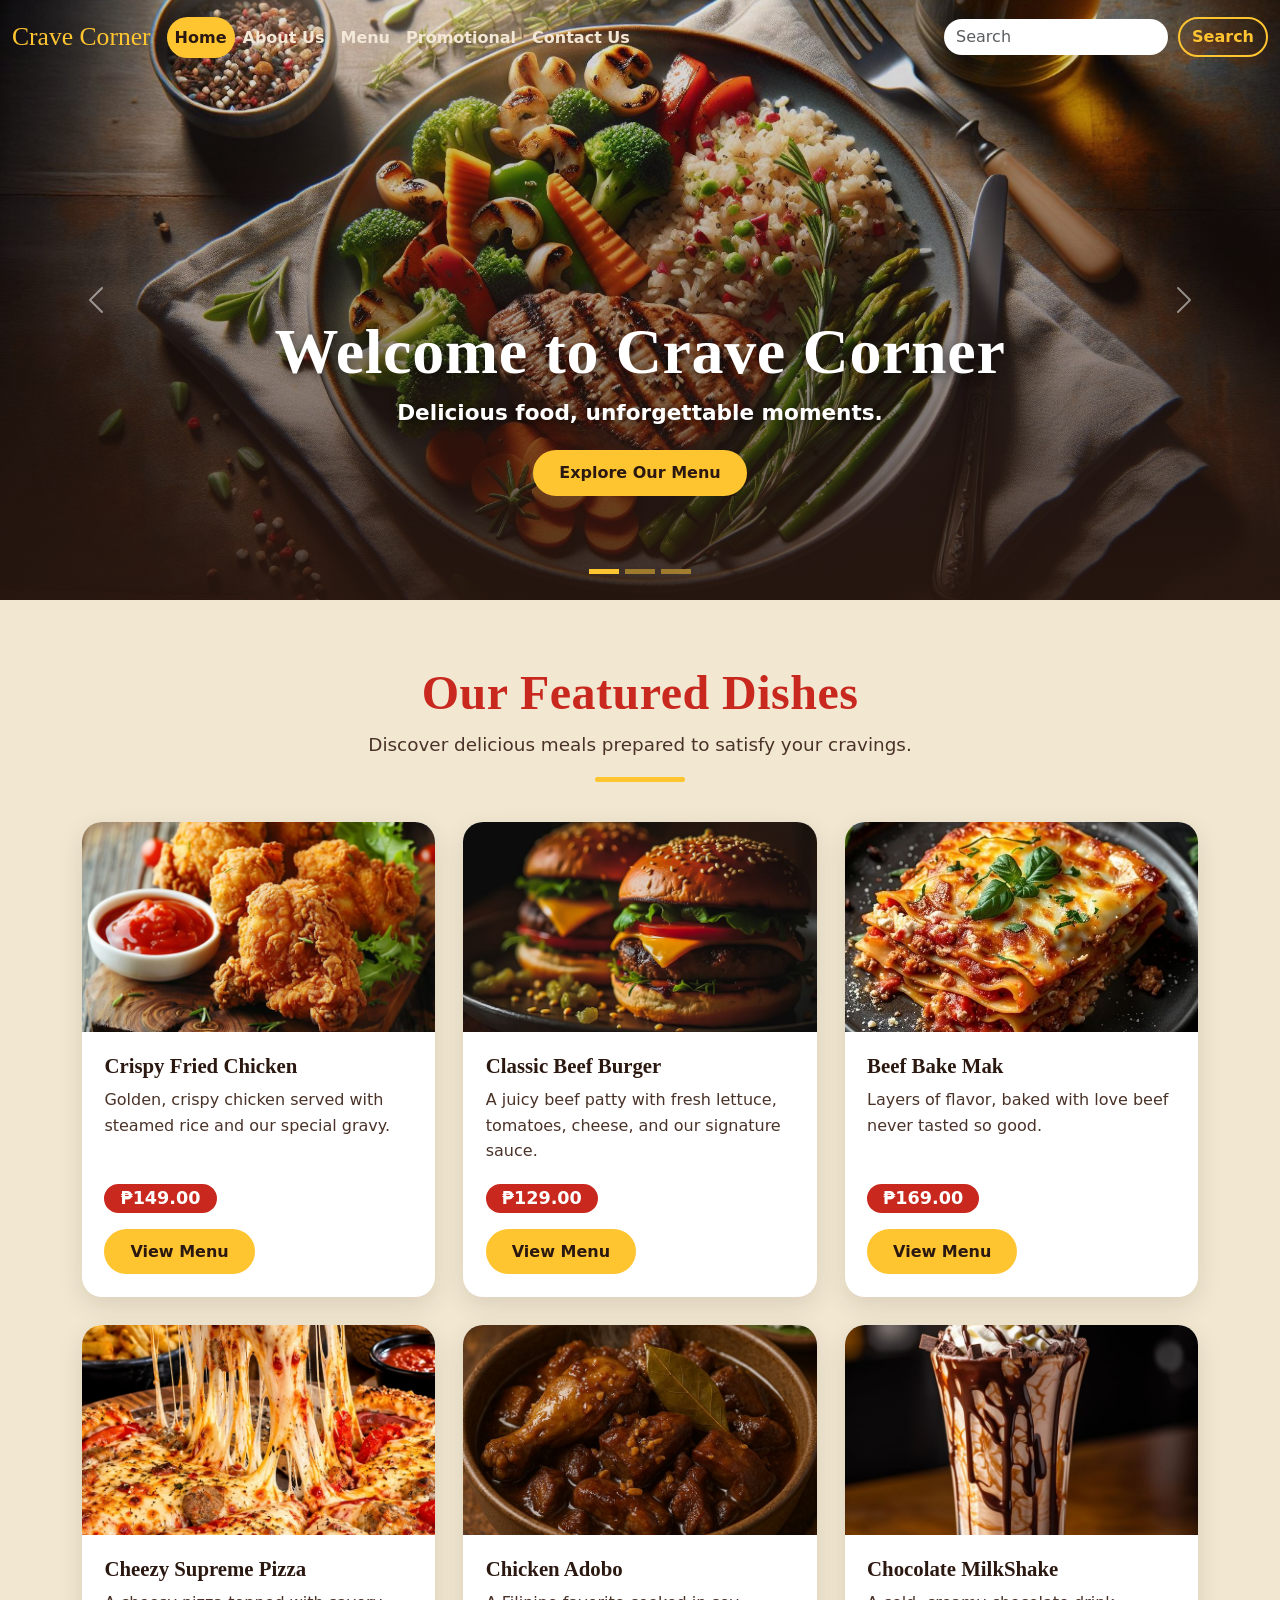
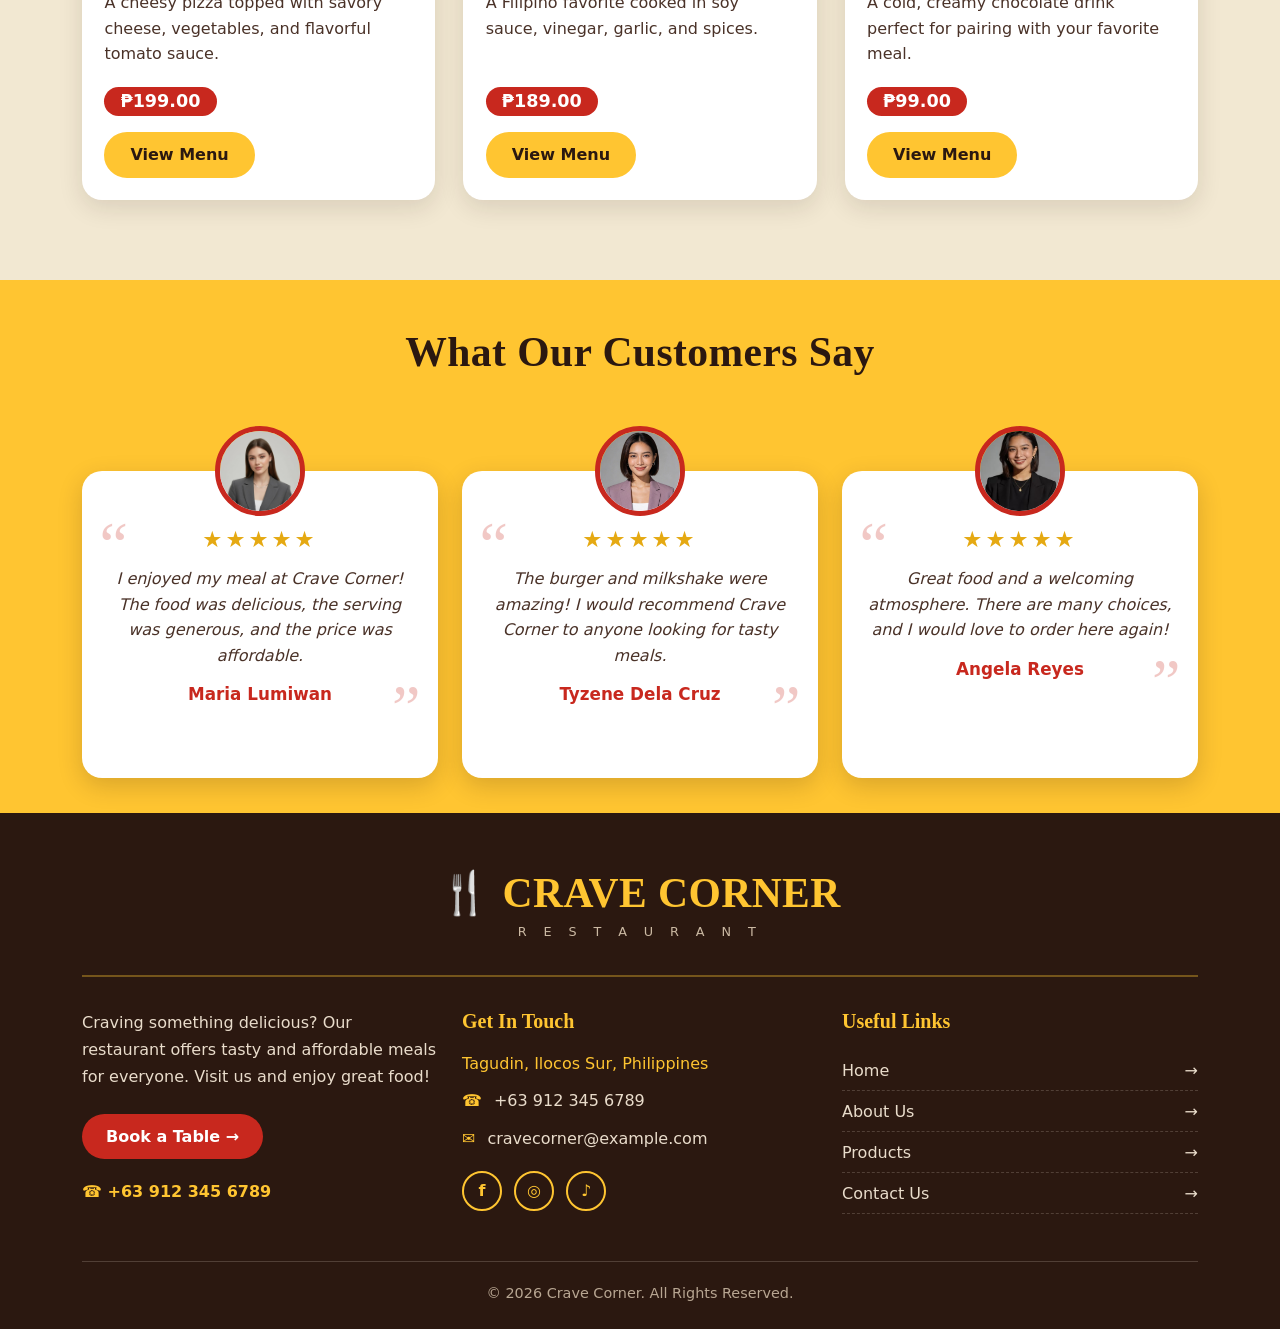
<file: index.html>
<!doctype html>
<html lang="en">
  <head>
    <meta charset="utf-8">
    <meta name="viewport" content="width=device-width, initial-scale=1">
    <title>Final Exam</title>
    <link href="https://cdn.jsdelivr.net/npm/bootstrap@5.3.0-alpha3/dist/css/bootstrap.min.css" rel="stylesheet" integrity="sha384-KK94CHFLLe+nY2dmCWGMq91rCGa5gtU4mk92HdvYe+M/SXH301p5ILy+dN9+nJOZ" crossorigin="anonymous">
    <link rel="stylesheet" href="css/style.css">
  </head>
  <body>
        <!-- Navigation Bar -->
        <section>
        <nav class="navbar navbar-expand-lg bg-body-tertiary">
          <div class="container-fluid">
            <a class="navbar-brand" href="#">Crave Corner</a>
            <button class="navbar-toggler" type="button" data-bs-toggle="collapse" data-bs-target="#navbarSupportedContent" aria-controls="navbarSupportedContent" aria-expanded="false" aria-label="Toggle navigation">
              <span class="navbar-toggler-icon"></span>
            </button>
            <div class="collapse navbar-collapse" id="navbarSupportedContent">
              <ul class="navbar-nav me-auto mb-2 mb-lg-0">
                <li class="nav-item">
                  <a class="nav-link active" aria-current="page" href="index.html">Home</a>
                </li>
                <li class="nav-item">
                  <a class="nav-link" href="about.html">About Us</a>
                </li>

                  <li class="nav-item">
                  <a class="nav-link" href="menu.html">Menu</a>
                </li>
          
                <li class="nav-item">
                  <a class="nav-link" href="promos.html">Promotional</a>
                </li>

                <li class="nav-item">
                  <a class="nav-link" href="contact.html">Contact Us</a>
                </li>

              </ul>
              <form class="d-flex" role="search">
                <input class="form-control me-2" type="search" placeholder="Search" aria-label="Search">
                <button class="btn btn-outline-success" type="submit">Search</button>
              </form>
            </div>
          </div>
        </nav>
        </section>
    
        <!-- Banner -->
        <section>
          
        <div id="carouselExampleIndicators" class="carousel slide">
            <div class="carousel-indicators">
              <button type="button" data-bs-target="#carouselExampleIndicators" data-bs-slide-to="0" class="active" aria-current="true" aria-label="Slide 1"></button>
              <button type="button" data-bs-target="#carouselExampleIndicators" data-bs-slide-to="1" aria-label="Slide 2"></button>
              <button type="button" data-bs-target="#carouselExampleIndicators" data-bs-slide-to="2" aria-label="Slide 3"></button>
            </div>
            <div class="carousel-inner">
              <div class="carousel-item active">
                <img src="images/restaurant-banner.jpeg" class="d-block w-100" alt="Welcome to Crave Corner Restaurant!">
                <div class="carousel-caption">
                    <h1>Welcome to Crave Corner</h1>
                    <p>Delicious food, unforgettable moments.</p>
                    <a href="menu.html" class="btn btn-warning">
                        Explore Our Menu
                    </a>
                </div>
              </div>
              <div class="carousel-item">
                <img src="images/food-banner.jpeg" class="d-block w-100" alt="Our restaurant specialties">
                <div class="carousel-caption">
                    <h2>It Made to Satisfy Your Cravings</h2>
                    <p>Discover your next favorite meal.</p>
                    <a href="menu.html" class="btn btn-warning">
                        View Our Dishes
                    </a>
                </div>
              </div>
              <div class="carousel-item">
                <img src="images/meal-banner.jpeg" class="d-block w-100" alt="Freshly prepared meals Especialy For You">
                <div class="carousel-caption">
                    <h2>Good Food, Great Company</h2>
                    <p>Share delicious moments with family and friends.</p>
                    <a href="promos.html" class="btn btn-warning">
                        See Our Promos
                    </a>
                </div>
              </div>
            </div>
            <button class="carousel-control-prev" type="button" data-bs-target="#carouselExampleIndicators" data-bs-slide="prev">
              <span class="carousel-control-prev-icon" aria-hidden="true"></span>
              <span class="visually-hidden">Previous</span>
            </button>
            <button class="carousel-control-next" type="button" data-bs-target="#carouselExampleIndicators" data-bs-slide="next">
              <span class="carousel-control-next-icon" aria-hidden="true"></span>
              <span class="visually-hidden">Next</span>
            </button>
          </div>
        </section>

        <!-- TOP 6 Menu -->
        <section>
          <h1>Our Featured Dishes</h1>
            <p>Discover delicious meals prepared to satisfy your cravings.</p>

          <div class="container">
            <div class="card" style="width: 18rem;">
                <img src="images/fried-chicken.jpg" class="card-img-top" alt="Crispy Fried Chicken">
                <div class="card-body">
                  <h5 class="card-title">Crispy Fried Chicken</h5>
                  <p class="card-text">Golden, crispy chicken served with steamed rice
                                        and our special gravy.</p>
                  <h5 class="dish-price">₱149.00</h5>
                  <a href="menu.html" class="btn btn-warning">
                            View Menu
                  </a>
                </div>
              </div>

              <div class="card" style="width: 18rem;">
                <img src="images/beef burger.jpg" class="card-img-top" alt="...">
                <div class="card-body">
                  <h5 class="card-title">Classic Beef Burger</h5>
                  <p class="card-text"> A juicy beef patty with fresh lettuce, tomatoes,
                                        cheese, and our signature sauce.</p>
                  <h5 class="dish-price">₱129.00</h5>
                  <a href="menu.html" class="btn btn-warning">View Menu</a>
                </div>
              </div>

              <div class="card" style="width: 18rem;">
                <img src="images/beef-bakemak.jpg" class="card-img-top" alt="...">
                <div class="card-body">
                  <h5 class="card-title">Beef Bake Mak</h5>
                  <p class="card-text">Layers of flavor, baked with love
                                      beef never tasted so good. </p>
                  <h5 class="dish-price">₱169.00</h5>
                  <a href="menu.html" class="btn btn-warning">View Menu</a>
                </div>
              </div>

              <div class="card" style="width: 18rem;">
                <img src="images/cheezy-pizza.jpg" class="card-img-top" alt="...">
                <div class="card-body">
                  <h5 class="card-title">Cheezy Supreme Pizza</h5>
                  <p class="card-text">A cheesy pizza topped with savory cheese,
                                      vegetables, and flavorful tomato sauce.</p>
                  <h5 class="dish-price">₱199.00</h5>
                  <a href="menu.html" class="btn btn-warning">View Menu</a>
                </div>
              </div>

              <div class="card" style="width: 18rem;">
                <img src="images/chicken-adobo.jpg" class="card-img-top" alt="...">
                <div class="card-body">
                  <h5 class="card-title">Chicken Adobo</h5>
                  <p class="card-text"> A Filipino favorite cooked in soy sauce,
                                        vinegar, garlic, and spices.</p>
                  <h5 class="dish-price">₱189.00</h5>
                  <a href="menu.html" class="btn btn-warning">View Menu</a>
                </div>
              </div>

              <div class="card" style="width: 18rem;">
                <img src="images/choco-milkshake.jpg" class="card-img-top" alt="...">
                <div class="card-body">
                  <h5 class="card-title">Chocolate MilkShake</h5>
                  <p class="card-text"> A cold, creamy chocolate drink perfect
                                        for pairing with your favorite meal.</p>
                  <h5 class="dish-price">₱99.00</h5>
                  <a href="#" class="btn btn-warning">View Menu</a>
                </div>
              </div>
          </div>
        </section>


<!-- Testimonials Section -->
<section class="testimonials py-5">
    <div class="container">
        <h2 class="text-center mb-5">What Our Customers Say</h2>
        <div class="row justify-content-center g-4">
            <!-- Testimonial 1 -->
            <div class="col-md-6 col-lg-4">
                <div class="testimonial-card">
                    <img src="images/C1.jpg"alt="Customer"class="customer-img">
                    <div class="testimonial-content">
                        <div class="quote quote-left">“</div>
                        <div class="stars">★★★★★</div>
                        <p>
                            I enjoyed my meal at Crave Corner!
                            The food was delicious, the serving
                            was generous, and the price was affordable.
                        </p>
                        <h4>Maria Lumiwan</h4>
                        <div class="quote quote-right">”</div>
                    </div>
                </div>
            </div>

            <!-- Testimonial 2 -->
            <div class="col-md-6 col-lg-4">
                <div class="testimonial-card">
                    <img src="images/C2.jpg"alt="Customer"class="customer-img">
                    <div class="testimonial-content">
                        <div class="quote quote-left">“</div>
                        <div class="stars">★★★★★</div>
                        <p>
                            The burger and milkshake were amazing!
                            I would recommend Crave Corner to
                            anyone looking for tasty meals.
                        </p>
                        <h4>Tyzene Dela Cruz</h4>
                        <div class="quote quote-right">”</div>
                    </div>
                </div>
            </div>

            <!-- Testimonial 3 -->
            <div class="col-md-6 col-lg-4">
                <div class="testimonial-card">
                    <img src="images/C3.jpg"alt="Customer"class="customer-img">
                    <div class="testimonial-content">
                        <div class="quote quote-left">“</div>
                        <div class="stars">★★★★★</div>
                        <p>
                            Great food and a welcoming atmosphere.
                            There are many choices, and I would
                            love to order here again!
                        </p>
                        <h4>Angela Reyes</h4>
                        <div class="quote quote-right">”</div>
                    </div>
                </div>
            </div>
        </div>
    </div>
</section>

<!-- Footer Section -->
<footer class="crave-footer">
    <div class="container">

        <!-- Logo -->
        <div class="footer-logo">
            <h2>🍴 CRAVE CORNER</h2>
            <p>R E S T A U R A N T</p>
        </div>
        <hr class="footer-divider">

        <!-- Footer Columns -->
        <div class="row footer-content">

            <!-- About -->
            <div class="col-md-4 footer-column">
                <p class="footer-description">
                    Craving something delicious? Our restaurant
                    offers tasty and affordable meals for everyone.
                    Visit us and enjoy great food!
                </p>

                <a href="contact.html" class="book-table">
                    Book a Table <span>→</span>
                </a>

                <p class="footer-contact">
                    <span>☎</span> +63 912 345 6789
                </p>
            </div>

            <!-- Contact -->
            <div class="col-md-4 footer-column">
                <h5>Get In Touch</h5>

                <p class="contact-item">
                    <span>Tagudin, Ilocos Sur, Philippines</span>
                </p>

                <p class="contact-item">
                    <span>☎</span>
                    <span>+63 912 345 6789</span>
                </p>

                <p class="contact-item">
                    <span>✉</span>
                    <span>cravecorner@example.com</span>
                </p>

                <div class="footer-socials">
                    <a href="#" aria-label="Facebook">f</a>
                    <a href="#" aria-label="Instagram">◎</a>
                    <a href="#" aria-label="TikTok">♪</a>
                </div>
            </div>

            <!-- Links -->
            <div class="col-md-4 footer-column">
                <h5>Useful Links</h5>

                <ul class="footer-links">
                    <li><a href="index.html">Home <span>→</span></a></li>
                    <li><a href="about.html">About Us <span>→</span></a></li>
                    <li><a href="product.html">Products <span>→</span></a></li>
                    <li><a href="contact.html">Contact Us <span>→</span></a></li>
                </ul>
            </div>
        </div>
        <!-- Copyright -->
        <div class="footer-bottom">
            <p>&copy; 2026 Crave Corner. All Rights Reserved.</p>
        </div>
    </div>
</footer>
<!-- End Footer -->


    <script src="https://cdn.jsdelivr.net/npm/bootstrap@5.3.0-alpha3/dist/js/bootstrap.bundle.min.js" integrity="sha384-ENjdO4Dr2bkBIFxQpeoTz1HIcje39Wm4jDKdf19U8gI4ddQ3GYNS7NTKfAdVQSZe" crossorigin="anonymous"></script>
  </body>
</html>
</file>
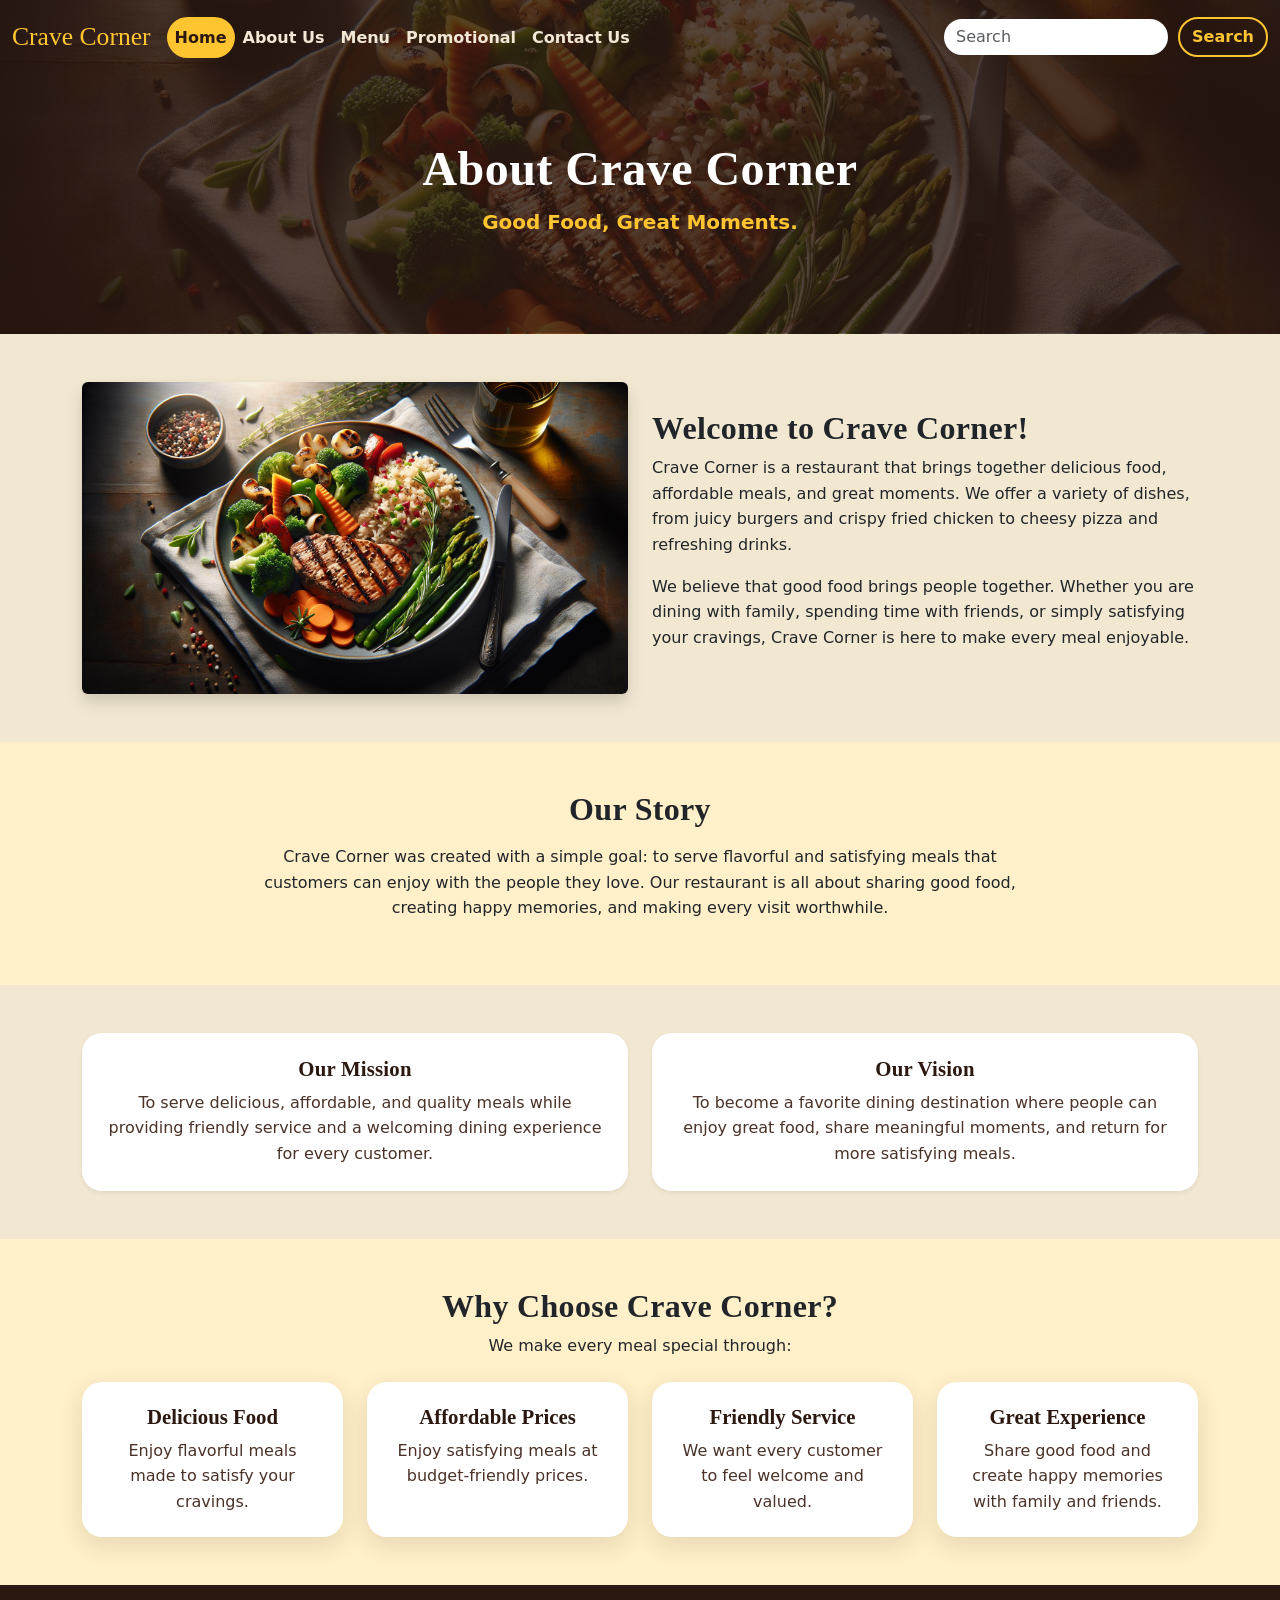
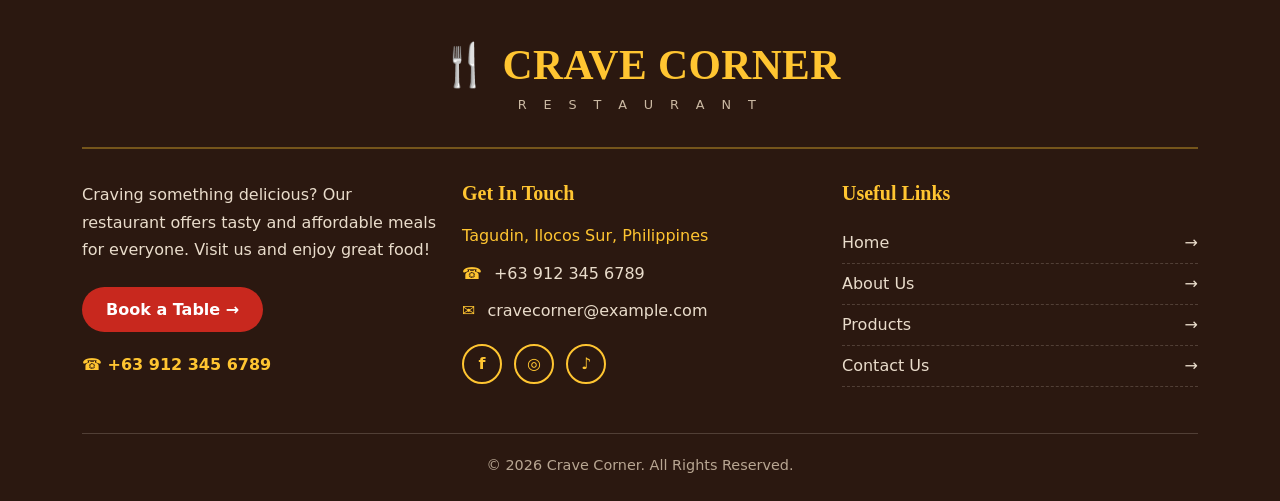
<file: about.html>
<!doctype html>
<html lang="en">
<head>
    <meta charset="utf-8">
    <meta name="viewport" content="width=device-width, initial-scale=1">
    <title>Final Exam</title>
    <link href="https://cdn.jsdelivr.net/npm/bootstrap@5.3.0-alpha3/dist/css/bootstrap.min.css" rel="stylesheet" integrity="sha384-KK94CHFLLe+nY2dmCWGMq91rCGa5gtU4mk92HdvYe+M/SXH301p5ILy+dN9+nJOZ" crossorigin="anonymous">
    <link rel="stylesheet" href="css/style.css">
</head>
<body>
        <!-- Navigation Bar -->
        <section>
        <nav class="navbar navbar-expand-lg bg-body-tertiary">
        <div class="container-fluid">
            <a class="navbar-brand" href="#">Crave Corner</a>
            <button class="navbar-toggler" type="button" data-bs-toggle="collapse" data-bs-target="#navbarSupportedContent" aria-controls="navbarSupportedContent" aria-expanded="false" aria-label="Toggle navigation">
            <span class="navbar-toggler-icon"></span>
            </button>
            <div class="collapse navbar-collapse" id="navbarSupportedContent">
            <ul class="navbar-nav me-auto mb-2 mb-lg-0">
                <li class="nav-item">
                <a class="nav-link active" aria-current="page" href="index.html">Home</a>
                </li>
                <li class="nav-item">
                <a class="nav-link" href="about.html">About Us</a>
                </li>

                <li class="nav-item">
                <a class="nav-link" href="menu.html">Menu</a>
                </li>

                <li class="nav-item">
                <a class="nav-link" href="promos.html">Promotional</a>
                </li>
                        
                <li class="nav-item">
                <a class="nav-link" href="contact.html">Contact Us</a>
                </li>


            </ul>
            <form class="d-flex" role="search">
                <input class="form-control me-2" type="search" placeholder="Search" aria-label="Search">
                <button class="btn btn-outline-success" type="submit">Search</button>
            </form>
            </div>
        </div>
        </nav>

<!-- About Us Header -->
    <header class="about-header text-center py-5">
        <div class="container">
            <h1>About Crave Corner</h1>
            <p class="lead">
                Good Food, Great Moments.
            </p>
        </div>
    </header>

    <!-- About Us Content -->
    <section class="py-5">
        <div class="container">
            <div class="row align-items-center g-4">

                <div class="col-md-6">
                    <img src="images/restaurant-banner.jpeg"class="img-fluid rounded shadow"alt="Crave Corner Restaurant">
                </div>

                <div class="col-md-6">
                    <h2>Welcome to Crave Corner!</h2>
                    <p>
                        Crave Corner is a restaurant that brings together
                        delicious food, affordable meals, and great moments.
                        We offer a variety of dishes, from juicy burgers and
                        crispy fried chicken to cheesy pizza and refreshing
                        drinks.
                    </p>
                    <p>
                        We believe that good food brings people together.
                        Whether you are dining with family, spending time
                        with friends, or simply satisfying your cravings,
                        Crave Corner is here to make every meal enjoyable.
                    </p>
                </div>

            </div>
        </div>
    </section>

    <!-- Our Story -->
    <section class="py-5 bg-light">
        <div class="container text-center">
            <h2>Our Story</h2>
            <p class="mx-auto mt-3" style="max-width: 800px;">
                Crave Corner was created with a simple goal: to serve
                flavorful and satisfying meals that customers can enjoy
                with the people they love. Our restaurant is all about
                sharing good food, creating happy memories, and making
                every visit worthwhile.
            </p>
        </div>
    </section>

    <!-- Mission and Vision -->
    <section class="py-5">
        <div class="container">
            <div class="row g-4">

                <div class="col-md-6">
                    <div class="card h-100 shadow-sm">
                        <div class="card-body text-center p-4">
                            <h3 class="card-title">Our Mission</h3>
                            <p class="card-text">
                                To serve delicious, affordable, and quality
                                meals while providing friendly service and
                                a welcoming dining experience for every
                                customer.
                            </p>
                        </div>
                    </div>
                </div>

                <div class="col-md-6">
                    <div class="card h-100 shadow-sm">
                        <div class="card-body text-center p-4">
                            <h3 class="card-title">Our Vision</h3>
                            <p class="card-text">
                                To become a favorite dining destination
                                where people can enjoy great food, share
                                meaningful moments, and return for more
                                satisfying meals.
                            </p>
                        </div>
                    </div>
                </div>

            </div>
        </div>
    </section>

    <!-- Why Choose Us -->
    <section class="py-5 bg-light">
        <div class="container text-center">
            <h2>Why Choose Crave Corner?</h2>
            <p class="mb-4">
                We make every meal special through:
            </p>

            <div class="row g-4">

                <div class="col-md-3 col-sm-6">
                    <div class="card h-100">
                        <div class="card-body">
                            <h5 class="card-title">Delicious Food</h5>
                            <p class="card-text">
                                Enjoy flavorful meals made to satisfy
                                your cravings.
                            </p>
                        </div>
                    </div>
                </div>

                <div class="col-md-3 col-sm-6">
                    <div class="card h-100">
                        <div class="card-body">
                            <h5 class="card-title">Affordable Prices</h5>
                            <p class="card-text">
                                Enjoy satisfying meals at budget-friendly
                                prices.
                            </p>
                        </div>
                    </div>
                </div>

                <div class="col-md-3 col-sm-6">
                    <div class="card h-100">
                        <div class="card-body">
                            <h5 class="card-title">Friendly Service</h5>
                            <p class="card-text">
                                We want every customer to feel welcome
                                and valued.
                            </p>
                        </div>
                    </div>
                </div>

                <div class="col-md-3 col-sm-6">
                    <div class="card h-100">
                        <div class="card-body">
                            <h5 class="card-title">Great Experience</h5>
                            <p class="card-text">
                                Share good food and create happy memories
                                with family and friends.
                            </p>
                        </div>
                    </div>
                </div>

            </div>
        </div>

        </section>

        <!-- Footer Section -->
<footer class="crave-footer">
    <div class="container">

        <!-- Logo -->
        <div class="footer-logo">
            <h2>🍴 CRAVE CORNER</h2>
            <p>R E S T A U R A N T</p>
        </div>

        <hr class="footer-divider">

        <!-- Footer Columns -->
        <div class="row footer-content">

            <!-- About -->
            <div class="col-md-4 footer-column">
                <p class="footer-description">
                    Craving something delicious? Our restaurant
                    offers tasty and affordable meals for everyone.
                    Visit us and enjoy great food!
                </p>

                <a href="contact.html" class="book-table">
                    Book a Table <span>→</span>
                </a>

                <p class="footer-contact">
                    <span>☎</span> +63 912 345 6789
                </p>
            </div>

            <!-- Contact -->
            <div class="col-md-4 footer-column">
                <h5>Get In Touch</h5>
                <p class="contact-item">
                    <span>Tagudin, Ilocos Sur, Philippines</span>
                </p>
                <p class="contact-item">
                    <span>☎</span>
                    <span>+63 912 345 6789</span>
                </p>
                <p class="contact-item">
                    <span>✉</span>
                    <span>cravecorner@example.com</span>
                </p>
                <div class="footer-socials">
                    <a href="#" aria-label="Facebook">f</a>
                    <a href="#" aria-label="Instagram">◎</a>
                    <a href="#" aria-label="TikTok">♪</a>
                </div>
            </div>

            <!-- Links -->
            <div class="col-md-4 footer-column">
                <h5>Useful Links</h5>
                <ul class="footer-links">
                    <li><a href="index.html">Home <span>→</span></a></li>
                    <li><a href="about.html">About Us <span>→</span></a></li>
                    <li><a href="product.html">Products <span>→</span></a></li>
                    <li><a href="contact.html">Contact Us <span>→</span></a></li>
                </ul>
            </div>
        </div>
        <!-- Copyright -->
        <div class="footer-bottom">
            <p>&copy; 2026 Crave Corner. All Rights Reserved.</p>
        </div>
    </div>
</footer>
<!-- End Footer -->


    <script src="https://cdn.jsdelivr.net/npm/bootstrap@5.3.0-alpha3/dist/js/bootstrap.bundle.min.js" integrity="sha384-ENjdO4Dr2bkBIFxQpeoTz1HIcje39Wm4jDKdf19U8gI4ddQ3GYNS7NTKfAdVQSZe" crossorigin="anonymous"></script>
</body>
</html>
</file>
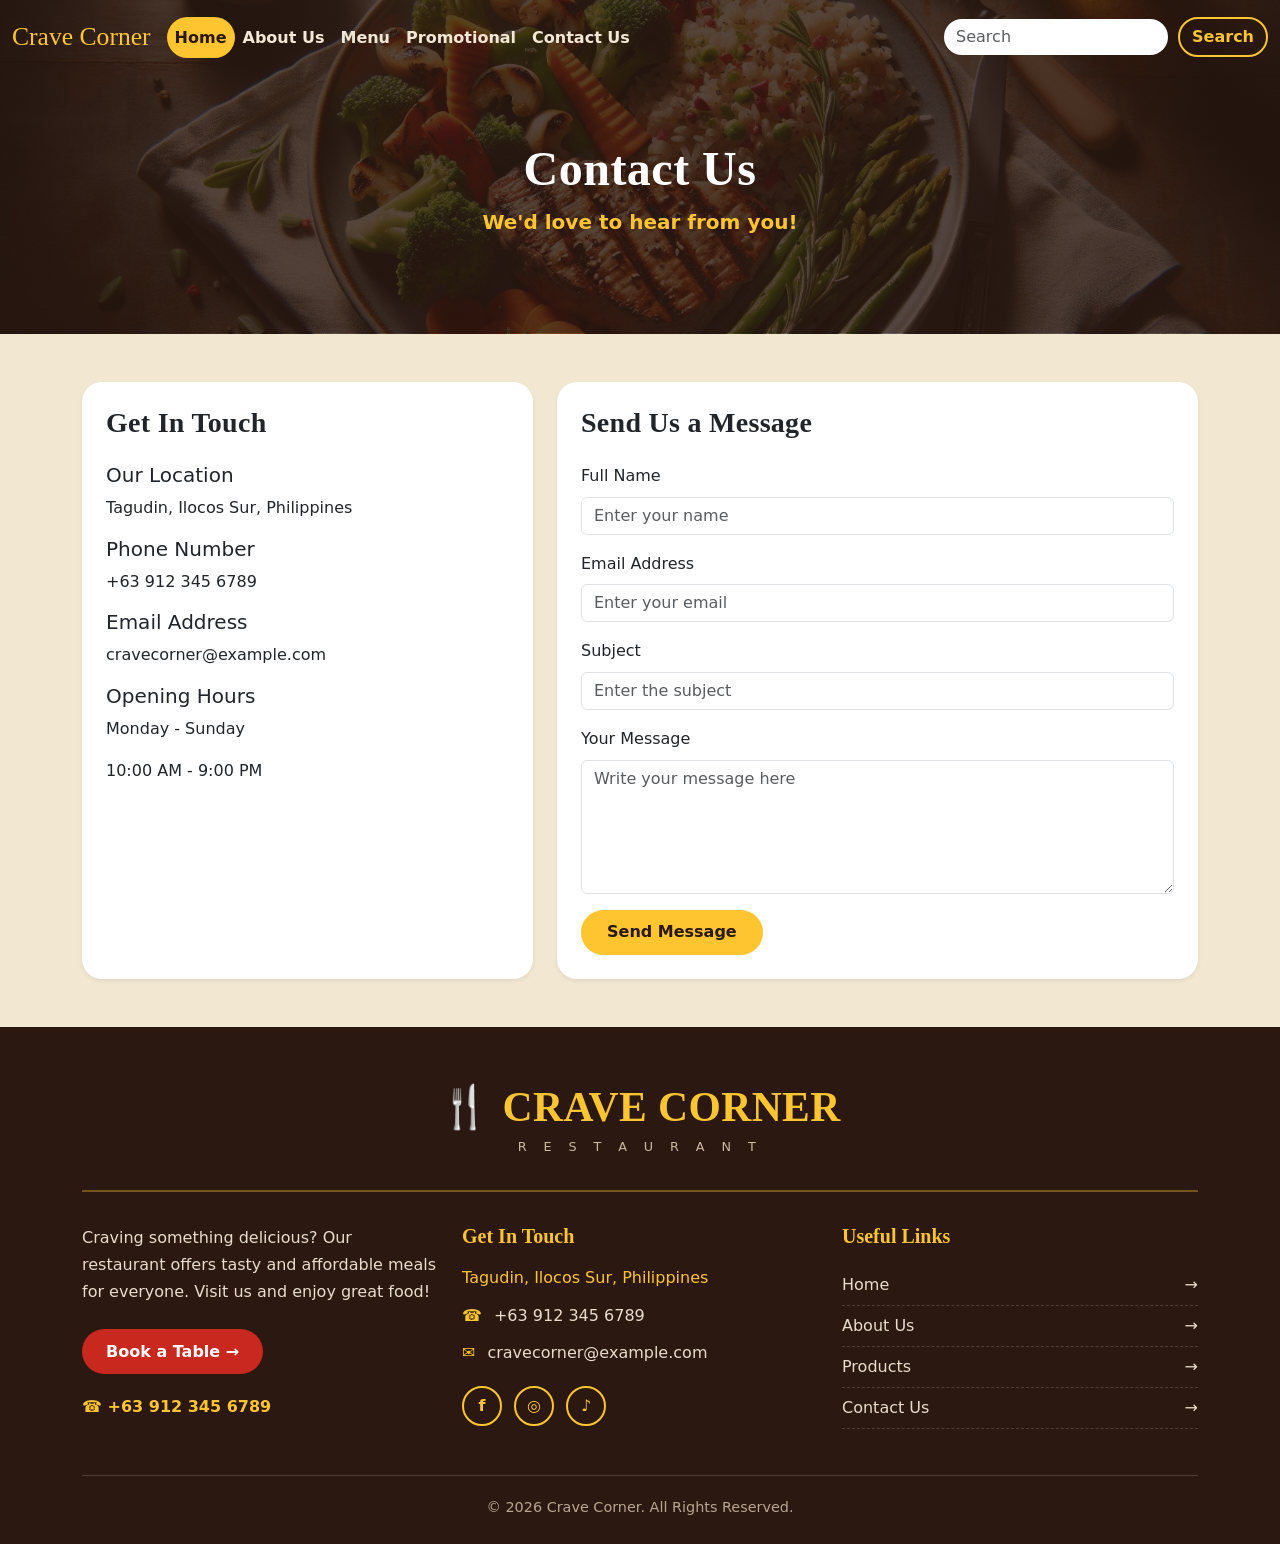
<file: contact.html>
<!doctype html>
<html lang="en">
<head>
    <meta charset="utf-8">
    <meta name="viewport" content="width=device-width, initial-scale=1">
    <title>Final Exam</title>
    <link href="https://cdn.jsdelivr.net/npm/bootstrap@5.3.0-alpha3/dist/css/bootstrap.min.css" rel="stylesheet" integrity="sha384-KK94CHFLLe+nY2dmCWGMq91rCGa5gtU4mk92HdvYe+M/SXH301p5ILy+dN9+nJOZ" crossorigin="anonymous">
    <link rel="stylesheet" href="css/style.css">
</head>
<body>
        <!-- Navigation Bar -->
        <section>
        <nav class="navbar navbar-expand-lg bg-body-tertiary">
        <div class="container-fluid">
            <a class="navbar-brand" href="#">Crave Corner</a>
            <button class="navbar-toggler" type="button" data-bs-toggle="collapse" data-bs-target="#navbarSupportedContent" aria-controls="navbarSupportedContent" aria-expanded="false" aria-label="Toggle navigation">
            <span class="navbar-toggler-icon"></span>
            </button>
            <div class="collapse navbar-collapse" id="navbarSupportedContent">
            <ul class="navbar-nav me-auto mb-2 mb-lg-0">
                <li class="nav-item">
                <a class="nav-link active" aria-current="page" href="index.html">Home</a>
                </li>
                <li class="nav-item">
                <a class="nav-link" href="about.html">About Us</a>
                </li>

                <li class="nav-item">
                <a class="nav-link" href="menu.html">Menu</a>
                </li>

                <li class="nav-item">
                <a class="nav-link" href="promos.html">Promotional</a>
                </li>
                                
                <li class="nav-item">
                <a class="nav-link" href="contact.html">Contact Us</a>
                </li>


            </ul>
            <form class="d-flex" role="search">
                <input class="form-control me-2" type="search" placeholder="Search" aria-label="Search">
                <button class="btn btn-outline-success" type="submit">Search</button>
            </form>
            </div>
        </div>
        </nav>

<!-- Contact Header -->
    <header class="text-center py-5">
        <div class="container">
            <h1>Contact Us</h1>
            <p class="lead">
                We'd love to hear from you!
            </p>
        </div>
    </header>

    <!-- Contact Information and Form -->
    <section class="py-5">
        <div class="container">
            <div class="row g-4">

                <!-- Contact Information -->
                <div class="col-md-5">
                    <div class="card h-100 shadow-sm">
                        <div class="card-body p-4">
                            <h3 class="mb-4">Get In Touch</h3>

                            <h5>Our Location</h5>
                            <p>Tagudin, Ilocos Sur, Philippines</p>

                            <h5>Phone Number</h5>
                            <p>+63 912 345 6789</p>

                            <h5>Email Address</h5>
                            <p>cravecorner@example.com</p>

                            <h5>Opening Hours</h5>
                            <p>Monday - Sunday</p>
                            <p>10:00 AM - 9:00 PM</p>
                        </div>
                    </div>
                </div>

                <!-- Contact Form -->
                <div class="col-md-7">
                    <div class="card shadow-sm">
                        <div class="card-body p-4">
                            <h3 class="mb-4">Send Us a Message</h3>

                            <form action="#" method="post">
                                <div class="mb-3">
                                    <label for="name" class="form-label">
                                        Full Name
                                    </label>
                                    <input type="text" class="form-control"id="name" name="name" placeholder="Enter your name" required>
                                </div>

                                <div class="mb-3">
                                    <label for="email" class="form-label">
                                        Email Address
                                    </label>
                                    <input type="email" class="form-control"id="email" name="email" placeholder="Enter your email"required>
                                </div>

                                <div class="mb-3">
                                    <label for="subject" class="form-label">
                                        Subject
                                    </label>
                                    <input type="text" class="form-control"id="subject" name="subject"placeholder="Enter the subject"required>
                                </div>

                                <div class="mb-3">
                                    <label for="message" class="form-label">
                                        Your Message
                                    </label>
                                    <textarea class="form-control"id="message" name="message"rows="5" placeholder="Write your message here" required></textarea>
                                </div>
                                <button type="submit" class="btn btn-warning">
                                    Send Message
                                </button>
                            </form>
                    </div>
                </div>
                </div>
            </div>
        </div>
    </section>

                <!-- Footer Section -->
<footer class="crave-footer">
    <div class="container">

        <!-- Logo -->
        <div class="footer-logo">
            <h2>🍴 CRAVE CORNER</h2>
            <p>R E S T A U R A N T</p>
        </div>

        <hr class="footer-divider">

        <!-- Footer Columns -->
        <div class="row footer-content">

            <!-- About -->
            <div class="col-md-4 footer-column">
                <p class="footer-description">
                    Craving something delicious? Our restaurant
                    offers tasty and affordable meals for everyone.
                    Visit us and enjoy great food!
                </p>

                <a href="contact.html" class="book-table">
                    Book a Table <span>→</span>
                </a>

                <p class="footer-contact">
                    <span>☎</span> +63 912 345 6789
                </p>
            </div>

            <!-- Contact -->
            <div class="col-md-4 footer-column">
                <h5>Get In Touch</h5>

                <p class="contact-item">
                    <span>Tagudin, Ilocos Sur, Philippines</span>
                </p>

                <p class="contact-item">
                    <span>☎</span>
                    <span>+63 912 345 6789</span>
                </p>

                <p class="contact-item">
                    <span>✉</span>
                    <span>cravecorner@example.com</span>
                </p>

                <div class="footer-socials">
                    <a href="#" aria-label="Facebook">f</a>
                    <a href="#" aria-label="Instagram">◎</a>
                    <a href="#" aria-label="TikTok">♪</a>
                </div>
            </div>

            <!-- Links -->
            <div class="col-md-4 footer-column">
                <h5>Useful Links</h5>

                <ul class="footer-links">
                    <li><a href="index.html">Home <span>→</span></a></li>
                    <li><a href="about.html">About Us <span>→</span></a></li>
                    <li><a href="product.html">Products <span>→</span></a></li>
                    <li><a href="contact.html">Contact Us <span>→</span></a></li>
                </ul>
            </div>

        </div>

        <!-- Copyright -->
        <div class="footer-bottom">
            <p>&copy; 2026 Crave Corner. All Rights Reserved.</p>
        </div>

    </div>
</footer>
<!-- End Footer -->

        </section>
    <script src="https://cdn.jsdelivr.net/npm/bootstrap@5.3.0-alpha3/dist/js/bootstrap.bundle.min.js" integrity="sha384-ENjdO4Dr2bkBIFxQpeoTz1HIcje39Wm4jDKdf19U8gI4ddQ3GYNS7NTKfAdVQSZe" crossorigin="anonymous"></script>
</body>
</html>
</file>
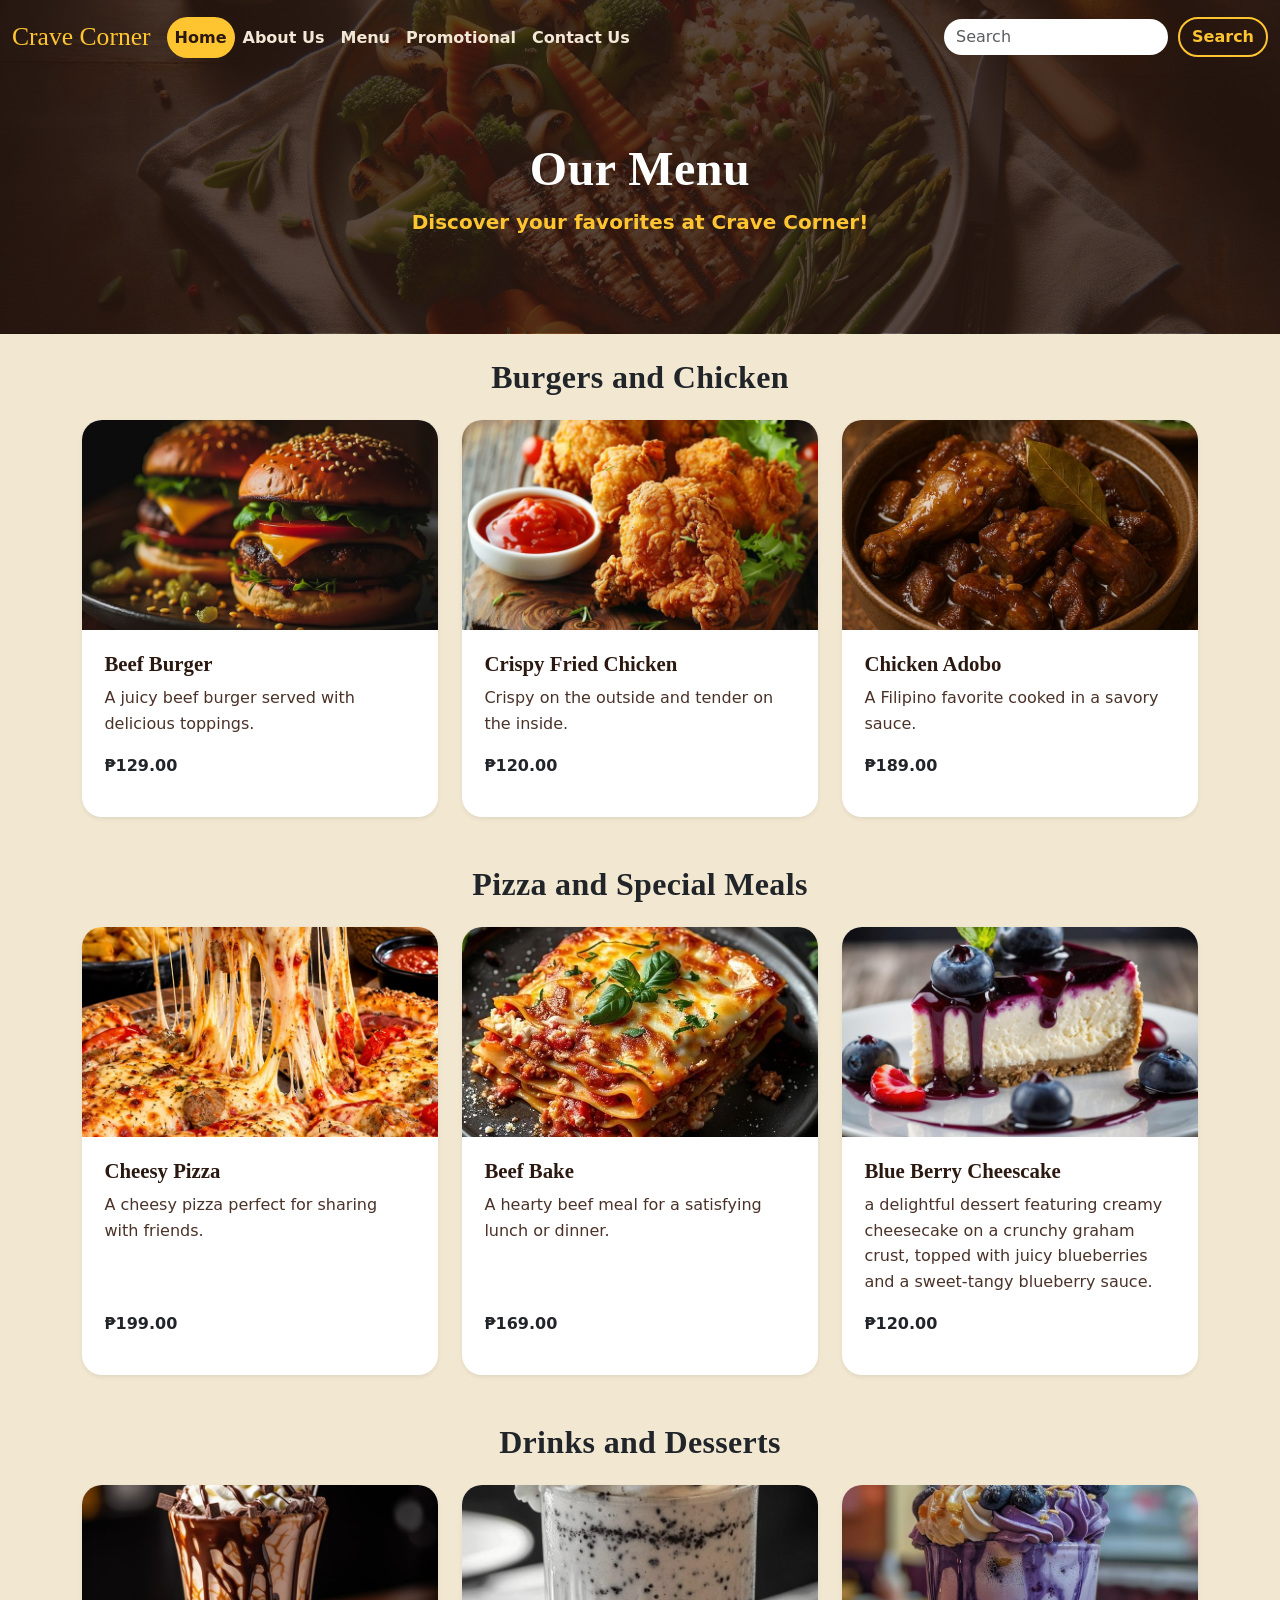
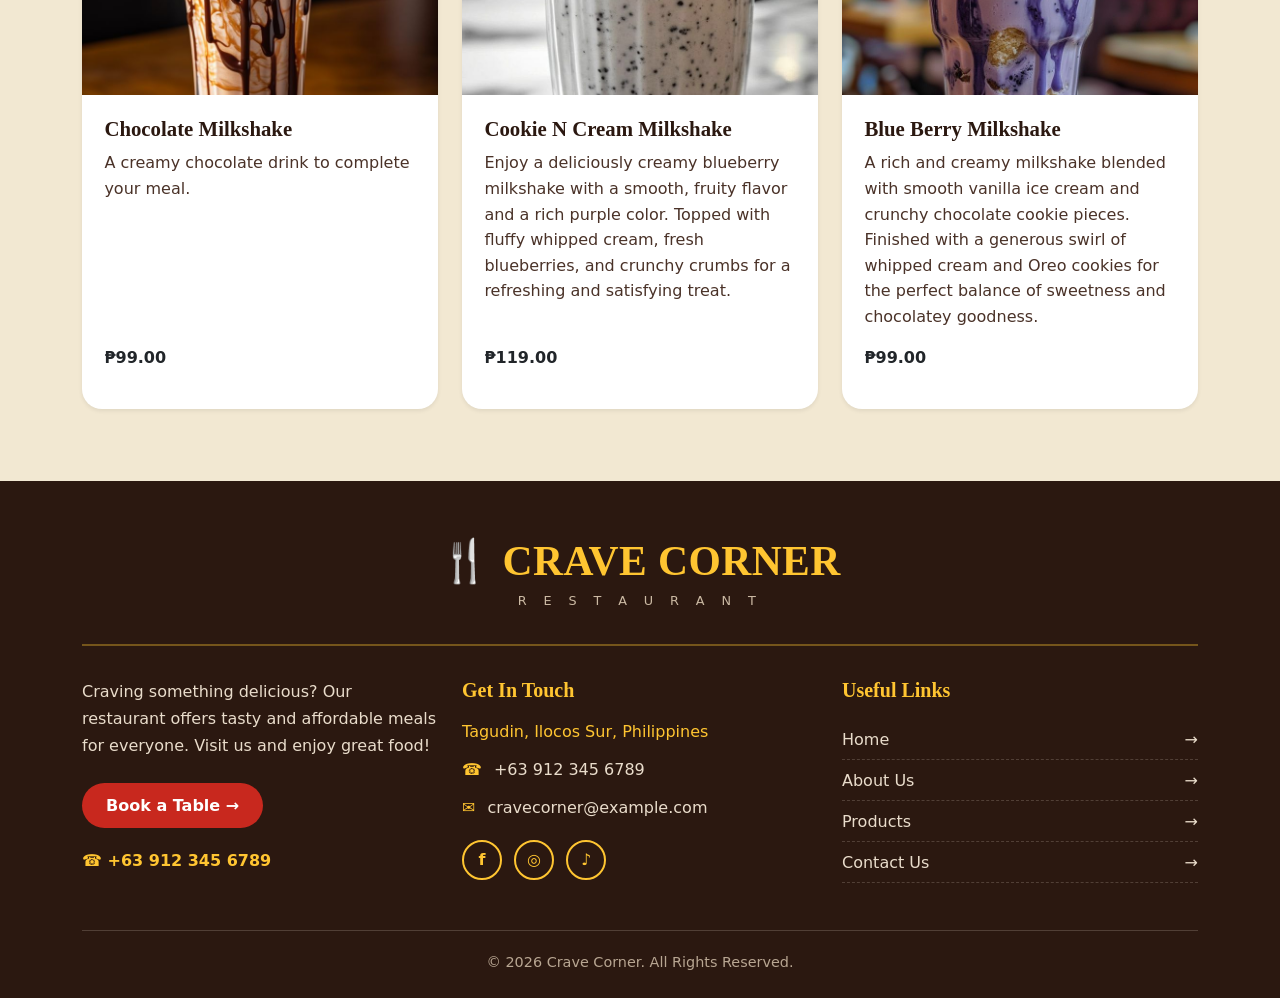
<file: menu.html>
<!doctype html>
<html lang="en">
<head>
    <meta charset="utf-8">
    <meta name="viewport" content="width=device-width, initial-scale=1">
    <title>Final Exam</title>
    <link href="https://cdn.jsdelivr.net/npm/bootstrap@5.3.0-alpha3/dist/css/bootstrap.min.css" rel="stylesheet" integrity="sha384-KK94CHFLLe+nY2dmCWGMq91rCGa5gtU4mk92HdvYe+M/SXH301p5ILy+dN9+nJOZ" crossorigin="anonymous">
    <link rel="stylesheet" href="css/style.css">
</head>
<body>
        <!-- Navigation Bar -->
        <section>
        <nav class="navbar navbar-expand-lg bg-body-tertiary">
        <div class="container-fluid">
            <a class="navbar-brand" href="#">Crave Corner</a>
            <button class="navbar-toggler" type="button" data-bs-toggle="collapse" data-bs-target="#navbarSupportedContent" aria-controls="navbarSupportedContent" aria-expanded="false" aria-label="Toggle navigation">
            <span class="navbar-toggler-icon"></span>
            </button>
            <div class="collapse navbar-collapse" id="navbarSupportedContent">
            <ul class="navbar-nav me-auto mb-2 mb-lg-0">
                <li class="nav-item">
                <a class="nav-link active" aria-current="page" href="index.html">Home</a>
                </li>
                <li class="nav-item">
                <a class="nav-link" href="about.html">About Us</a>
                </li>

                <li class="nav-item">
                <a class="nav-link" href="menu.html">Menu</a>
                </li>

                <li class="nav-item">
                <a class="nav-link" href="promos.html">Promotional</a>
                </li>
                                
                <li class="nav-item">
                <a class="nav-link" href="contact.html">Contact Us</a>
                </li>


            </ul>
            <form class="d-flex" role="search">
                <input class="form-control me-2" type="search" placeholder="Search" aria-label="Search">
                <button class="btn btn-outline-success" type="submit">Search</button>
            </form>
            </div>
        </div>
        </nav>

<!-- Menu Header -->
    <header class="text-center py-5">
        <div class="container">
            <h1>Our Menu</h1>
            <p class="lead">
                Discover your favorites at Crave Corner!
            </p>
        </div>
    </header>

    <!-- Burgers and Chicken -->
    <section class="py-4">
        <div class="container">
            <h2 class="text-center mb-4">Burgers and Chicken</h2>

            <div class="row g-4">

                <div class="col-md-4 col-sm-6">
                    <div class="card h-100 shadow-sm">
                        <img src="images/beef burger.jpg"class="card-img-top"alt="Beef Burger">
                        <div class="card-body">
                            <h5 class="card-title">Beef Burger</h5>
                            <p class="card-text">
                                A juicy beef burger served with delicious
                                toppings.
                            </p>
                            <p class="fw-bold">₱129.00</p>
                        </div>
                    </div>
                </div>

                <div class="col-md-4 col-sm-6">
                    <div class="card h-100 shadow-sm">
                        <img src="images/fried-chicken.jpg"class="card-img-top"alt="Crispy Fried Chicken">
                        <div class="card-body">
                            <h5 class="card-title">Crispy Fried Chicken</h5>
                            <p class="card-text">
                                Crispy on the outside and tender on the inside.
                            </p>
                            <p class="fw-bold">₱120.00</p>
                        </div>
                    </div>
                </div>

                <div class="col-md-4 col-sm-6">
                    <div class="card h-100 shadow-sm">
                        <img src="images/chicken-adobo.jpg"class="card-img-top"alt="Chicken Adobo">
                        <div class="card-body">
                            <h5 class="card-title">Chicken Adobo</h5>
                            <p class="card-text">
                                A Filipino favorite cooked in a savory sauce.
                            </p>
                            <p class="fw-bold">₱189.00</p>
                        </div>
                    </div>
                </div>

            </div>
        </div>
    </section>

    <!-- Pizza and Meals -->
    <section class="py-4">
        <div class="container">
            <h2 class="text-center mb-4">Pizza and Special Meals</h2>

            <div class="row g-4">

                <div class="col-md-4 col-sm-6">
                    <div class="card h-100 shadow-sm">
                        <img src="images/cheezy-pizza.jpg"class="card-img-top"alt="Cheesy Pizza">
                        <div class="card-body">
                            <h5 class="card-title">Cheesy Pizza</h5>
                            <p class="card-text">
                                A cheesy pizza perfect for sharing with friends.
                            </p>
                            <p class="fw-bold">₱199.00</p>
                        </div>
                    </div>
                </div>

                <div class="col-md-4 col-sm-6">
                    <div class="card h-100 shadow-sm">
                        <img src="images/beef-bakemak.jpg"class="card-img-top"alt="Beef Bake">
                        <div class="card-body">
                            <h5 class="card-title">Beef Bake</h5>
                            <p class="card-text">
                                A hearty beef meal for a satisfying lunch
                                or dinner.
                            </p>
                            <p class="fw-bold">₱169.00</p>
                        </div>
                    </div>
                </div>

                    <div class="col-md-4 col-sm-6">
                    <div class="card h-100 shadow-sm">
                        <img src="images/cheescake.jpg"class="card-img-top"alt="Beef Bake">
                        <div class="card-body">
                            <h5 class="card-title">Blue Berry Cheescake</h5>
                            <p class="card-text">
                                a delightful dessert featuring creamy cheesecake on a crunchy graham crust, 
                                topped with juicy blueberries and a sweet-tangy blueberry sauce. 
                            </p>
                            <p class="fw-bold">₱120.00</p>
                        </div>
                    </div>
                </div>

            </div>
        </div>
    </section>

    <!-- Drinks and Desserts -->
    <section class="py-4 mb-5">
        <div class="container">
            <h2 class="text-center mb-4">Drinks and Desserts</h2>

            <div class="row g-4">

                <div class="col-md-4 col-sm-6">
                    <div class="card h-100 shadow-sm">
                        <img src="images/choco-milkshake.jpg"class="card-img-top"alt="Chocolate Milkshake">
                        <div class="card-body">
                            <h5 class="card-title">Chocolate Milkshake</h5>
                            <p class="card-text">
                                A creamy chocolate drink to complete your meal.
                            </p>
                            <p class="fw-bold">₱99.00</p>
                        </div>
                    </div>
                </div>

                <div class="col-md-4 col-sm-6">
                    <div class="card h-100 shadow-sm">
                        <img src="images/cookies and cream.jpg"class="card-img-top"alt="Cookie N Cream Milkshake">
                        <div class="card-body">
                            <h5 class="card-title">Cookie N Cream Milkshake</h5>
                            <p class="card-text">
                               Enjoy a deliciously creamy blueberry milkshake with a smooth, 
                               fruity flavor and a rich purple color. Topped with fluffy whipped cream, fresh blueberries, 
                               and crunchy crumbs for a refreshing and satisfying treat.
                            </p>
                            <p class="fw-bold">₱119.00</p>
                        </div>
                    </div>
                </div>

                <div class="col-md-4 col-sm-6">
                    <div class="card h-100 shadow-sm">
                        <img src="images/blueberry.jpg"class="card-img-top"alt="...">
                        <div class="card-body">
                            <h5 class="card-title">Blue Berry Milkshake</h5>
                            <p class="card-text">
                               A rich and creamy milkshake blended with smooth vanilla ice cream and crunchy chocolate cookie pieces. 
                               Finished with a generous swirl of whipped cream and Oreo cookies for the perfect balance of sweetness 
                               and chocolatey goodness.
                            </p>
                            <p class="fw-bold">₱99.00</p>
                        </div>
                    </div>
                </div>
            </div>
        </div>
    </section>

<!-- Footer Section -->
<footer class="crave-footer">
    <div class="container">

        <!-- Logo -->
        <div class="footer-logo">
            <h2>🍴 CRAVE CORNER</h2>
            <p>R E S T A U R A N T</p>
        </div>

        <hr class="footer-divider">

        <!-- Footer Columns -->
        <div class="row footer-content">

            <!-- About -->
            <div class="col-md-4 footer-column">
                <p class="footer-description">
                    Craving something delicious? Our restaurant
                    offers tasty and affordable meals for everyone.
                    Visit us and enjoy great food!
                </p>

                <a href="contact.html" class="book-table">
                    Book a Table <span>→</span>
                </a>

                <p class="footer-contact">
                    <span>☎</span> +63 912 345 6789
                </p>
        </div>

        <!-- Contact -->
        <div class="col-md-4 footer-column">
                <h5>Get In Touch</h5>

                <p class="contact-item">
                    <span>Tagudin, Ilocos Sur, Philippines</span>
                </p>

                <p class="contact-item">
                    <span>☎</span>
                    <span>+63 912 345 6789</span>
                </p>

                <p class="contact-item">
                    <span>✉</span>
                    <span>cravecorner@example.com</span>
                </p>

                <div class="footer-socials">
                    <a href="#" aria-label="Facebook">f</a>
                    <a href="#" aria-label="Instagram">◎</a>
                    <a href="#" aria-label="TikTok">♪</a>
                </div>
            </div>

        <!-- Links -->
        <div class="col-md-4 footer-column">
                <h5>Useful Links</h5>

                <ul class="footer-links">
                    <li><a href="index.html">Home <span>→</span></a></li>
                    <li><a href="about.html">About Us <span>→</span></a></li>
                    <li><a href="product.html">Products <span>→</span></a></li>
                    <li><a href="contact.html">Contact Us <span>→</span></a></li>
                </ul>
        </div>

        </div>

        <!-- Copyright -->
        <div class="footer-bottom">
            <p>&copy; 2026 Crave Corner. All Rights Reserved.</p>
        </div>

    </div>
</footer>
<!-- End Footer -->

        </section>
    <script src="https://cdn.jsdelivr.net/npm/bootstrap@5.3.0-alpha3/dist/js/bootstrap.bundle.min.js" integrity="sha384-ENjdO4Dr2bkBIFxQpeoTz1HIcje39Wm4jDKdf19U8gI4ddQ3GYNS7NTKfAdVQSZe" crossorigin="anonymous"></script>
</body>
</html>
</file>
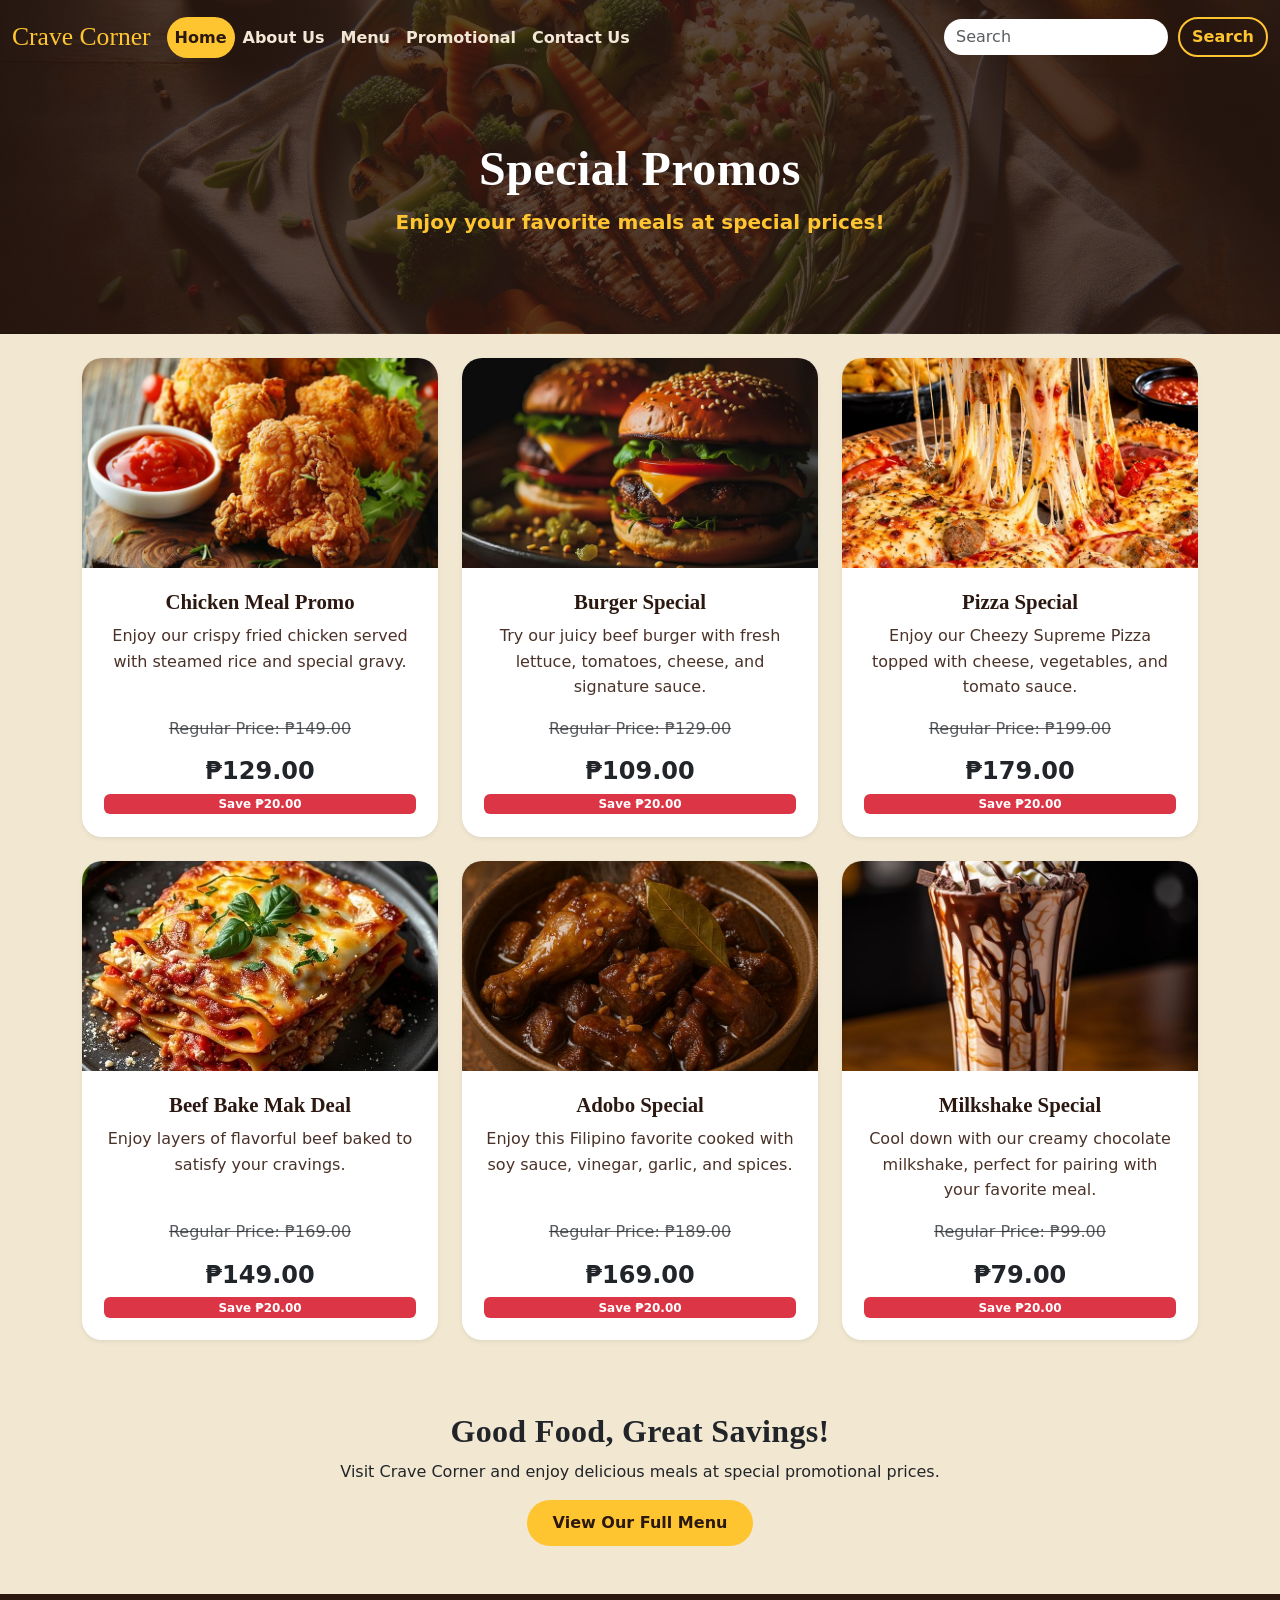
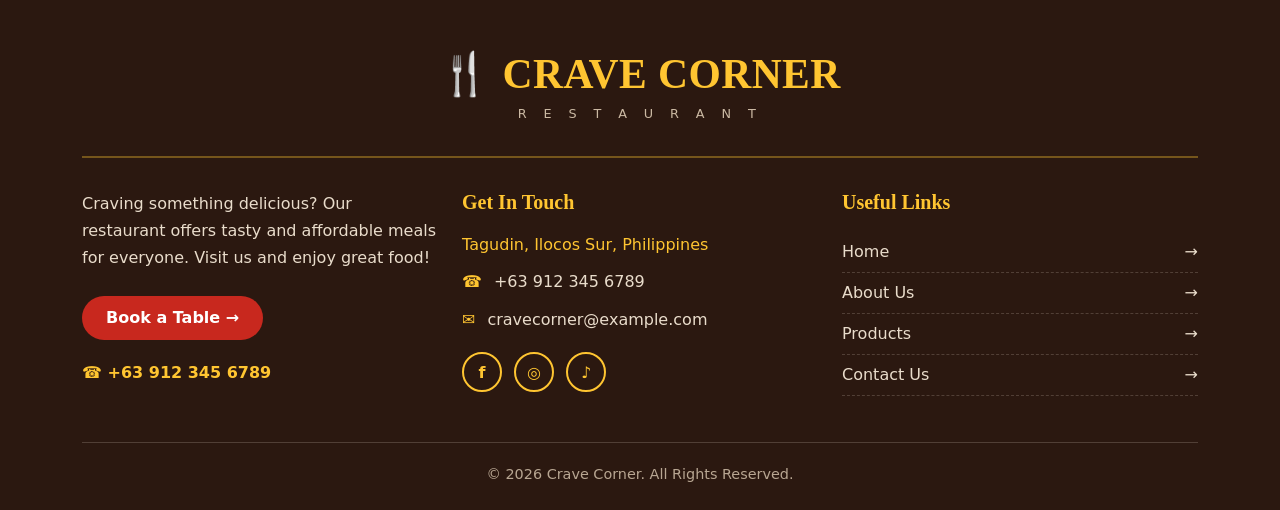
<file: promos.html>
<!doctype html>
<html lang="en">
<head>
    <meta charset="utf-8">
    <meta name="viewport" content="width=device-width, initial-scale=1">
    <title>Final Exam</title>
    <link href="https://cdn.jsdelivr.net/npm/bootstrap@5.3.0-alpha3/dist/css/bootstrap.min.css" rel="stylesheet" integrity="sha384-KK94CHFLLe+nY2dmCWGMq91rCGa5gtU4mk92HdvYe+M/SXH301p5ILy+dN9+nJOZ" crossorigin="anonymous">
    <link rel="stylesheet" href="css/style.css">
</head>
<body>
        <!-- Navigation Bar -->
        <section>
        <nav class="navbar navbar-expand-lg bg-body-tertiary">
        <div class="container-fluid">
            <a class="navbar-brand" href="#">Crave Corner</a>
            <button class="navbar-toggler" type="button" data-bs-toggle="collapse" data-bs-target="#navbarSupportedContent" aria-controls="navbarSupportedContent" aria-expanded="false" aria-label="Toggle navigation">
            <span class="navbar-toggler-icon"></span>
            </button>
            <div class="collapse navbar-collapse" id="navbarSupportedContent">
            <ul class="navbar-nav me-auto mb-2 mb-lg-0">
                <li class="nav-item">
                <a class="nav-link active" aria-current="page" href="index.html">Home</a>
                </li>
                <li class="nav-item">
                <a class="nav-link" href="about.html">About Us</a>
                </li>

                <li class="nav-item">
                <a class="nav-link" href="menu.html">Menu</a>
                </li>

                <li class="nav-item">
                <a class="nav-link" href="promos.html">Promotional</a>
                </li>
                
                <li class="nav-item">
                <a class="nav-link" href="contact.html">Contact Us</a>
                </li>

            </ul>
            <form class="d-flex" role="search">
                <input class="form-control me-2" type="search" placeholder="Search" aria-label="Search">
                <button class="btn btn-outline-success" type="submit">Search</button>
            </form>
            </div>
        </div>
        </nav>

<!-- Promos Header -->
    <header class="text-center py-5">
        <div class="container">
            <h1>Special Promos</h1>
            <p class="lead">
                Enjoy your favorite meals at special prices!
            </p>
        </div>
    </header>

    <!-- Promo Cards -->
    <section class="py-4">
        <div class="container">
            <div class="row g-4">

                <!-- Promo 1 -->
                <div class="col-md-4 col-sm-6">
                    <div class="card h-100 shadow-sm">
                        <img src="images/fried-chicken.jpg"class="card-img-top"alt="Crispy Fried Chicken">

                        <div class="card-body text-center">
                            <h5 class="card-title">Chicken Meal Promo</h5>
                            <p class="card-text">
                                Enjoy our crispy fried chicken served with
                                steamed rice and special gravy.
                            </p>
                            <p class="text-muted text-decoration-line-through">
                                Regular Price: ₱149.00
                            </p>
                            <h4 class="fw-bold">₱129.00</h4>
                            <span class="badge bg-danger">Save ₱20.00</span>
                        </div>
                    </div>
                </div>

                <!-- Promo 2 -->
                <div class="col-md-4 col-sm-6">
                    <div class="card h-100 shadow-sm">
                        <img src="images/beef burger.jpg"class="card-img-top" alt="Classic Beef Burger">

                        <div class="card-body text-center">
                            <h5 class="card-title">Burger Special</h5>
                            <p class="card-text">
                                Try our juicy beef burger with fresh lettuce,
                                tomatoes, cheese, and signature sauce.
                            </p>
                            <p class="text-muted text-decoration-line-through">
                                Regular Price: ₱129.00
                            </p>
                            <h4 class="fw-bold">₱109.00</h4>
                            <span class="badge bg-danger">Save ₱20.00</span>
                        </div>
                    </div>
                </div>

                <!-- Promo 3 -->
                <div class="col-md-4 col-sm-6">
                    <div class="card h-100 shadow-sm">
                        <img src="images/cheezy-pizza.jpg"class="card-img-top"alt="Cheezy Supreme Pizza">

                        <div class="card-body text-center">
                            <h5 class="card-title">Pizza Special</h5>
                            <p class="card-text">
                                Enjoy our Cheezy Supreme Pizza topped with
                                cheese, vegetables, and tomato sauce.
                            </p>
                            <p class="text-muted text-decoration-line-through">
                                Regular Price: ₱199.00
                            </p>
                            <h4 class="fw-bold">₱179.00</h4>
                            <span class="badge bg-danger">Save ₱20.00</span>
                        </div>
                    </div>
                </div>

                <!-- Promo 4 -->
                <div class="col-md-4 col-sm-6">
                    <div class="card h-100 shadow-sm">
                        <img src="images/beef-bakemak.jpg"class="card-img-top"alt="Beef Bake Mak">

                        <div class="card-body text-center">
                            <h5 class="card-title">Beef Bake Mak Deal</h5>
                            <p class="card-text">
                                Enjoy layers of flavorful beef baked to
                                satisfy your cravings.
                            </p>
                            <p class="text-muted text-decoration-line-through">
                                Regular Price: ₱169.00
                            </p>
                            <h4 class="fw-bold">₱149.00</h4>
                            <span class="badge bg-danger">Save ₱20.00</span>
                        </div>
                    </div>
                </div>

                <!-- Promo 5 -->
                <div class="col-md-4 col-sm-6">
                    <div class="card h-100 shadow-sm">
                        <img src="images/chicken-adobo.jpg"class="card-img-top"alt="Chicken Adobo">

                        <div class="card-body text-center">
                            <h5 class="card-title">Adobo Special</h5>
                            <p class="card-text">
                                Enjoy this Filipino favorite cooked with
                                soy sauce, vinegar, garlic, and spices.
                            </p>
                            <p class="text-muted text-decoration-line-through">
                                Regular Price: ₱189.00
                            </p>
                            <h4 class="fw-bold">₱169.00</h4>
                            <span class="badge bg-danger">Save ₱20.00</span>
                        </div>
                    </div>
                </div>

                <!-- Promo 6 -->
                <div class="col-md-4 col-sm-6">
                    <div class="card h-100 shadow-sm">
                        <img src="images/choco-milkshake.jpg"class="card-img-top"alt="Chocolate Milkshake">

                        <div class="card-body text-center">
                            <h5 class="card-title">Milkshake Special</h5>
                            <p class="card-text">
                                Cool down with our creamy chocolate milkshake,
                                perfect for pairing with your favorite meal.
                            </p>
                            <p class="text-muted text-decoration-line-through">
                                Regular Price: ₱99.00
                            </p>
                            <h4 class="fw-bold">₱79.00</h4>
                            <span class="badge bg-danger">Save ₱20.00</span>
                        </div>
                    </div>
                </div>

            </div>
        </div>
    </section>

    <!-- Promo Message -->
    <section class="py-5 text-center">
        <div class="container">
            <h2>Good Food, Great Savings!</h2>
            <p>
                Visit Crave Corner and enjoy delicious meals
                at special promotional prices.
            </p>
            <a href="menu.html" class="btn btn-warning">
                View Our Full Menu
            </a>
        </div>
    </section>

<!-- Footer Section -->
<footer class="crave-footer">
    <div class="container">

        <!-- Logo -->
        <div class="footer-logo">
            <h2>🍴 CRAVE CORNER</h2>
            <p>R E S T A U R A N T</p>
        </div>

        <hr class="footer-divider">

        <!-- Footer Columns -->
        <div class="row footer-content">

            <!-- About -->
            <div class="col-md-4 footer-column">
                <p class="footer-description">
                    Craving something delicious? Our restaurant
                    offers tasty and affordable meals for everyone.
                    Visit us and enjoy great food!
                </p>

                <a href="contact.html" class="book-table">
                    Book a Table <span>→</span>
                </a>

                <p class="footer-contact">
                    <span>☎</span> +63 912 345 6789
                </p>
            </div>

            <!-- Contact -->
            <div class="col-md-4 footer-column">
                <h5>Get In Touch</h5>

                <p class="contact-item">
                    <span>Tagudin, Ilocos Sur, Philippines</span>
                </p>

                <p class="contact-item">
                    <span>☎</span>
                    <span>+63 912 345 6789</span>
                </p>

                <p class="contact-item">
                    <span>✉</span>
                    <span>cravecorner@example.com</span>
                </p>

                <div class="footer-socials">
                    <a href="#" aria-label="Facebook">f</a>
                    <a href="#" aria-label="Instagram">◎</a>
                    <a href="#" aria-label="TikTok">♪</a>
                </div>
            </div>

            <!-- Links -->
            <div class="col-md-4 footer-column">
                <h5>Useful Links</h5>

                <ul class="footer-links">
                    <li><a href="index.html">Home <span>→</span></a></li>
                    <li><a href="about.html">About Us <span>→</span></a></li>
                    <li><a href="product.html">Products <span>→</span></a></li>
                    <li><a href="contact.html">Contact Us <span>→</span></a></li>
                </ul>
            </div>

        </div>

        <!-- Copyright -->
        <div class="footer-bottom">
            <p>&copy; 2026 Crave Corner. All Rights Reserved.</p>
        </div>

    </div>
</footer>
<!-- End Footer -->

        </section>
    <script src="https://cdn.jsdelivr.net/npm/bootstrap@5.3.0-alpha3/dist/js/bootstrap.bundle.min.js" integrity="sha384-ENjdO4Dr2bkBIFxQpeoTz1HIcje39Wm4jDKdf19U8gI4ddQ3GYNS7NTKfAdVQSZe" crossorigin="anonymous"></script>
</body>
</html>
</file>
<file: css/style.css>
/* -----Main----- */
body {
  font-family: system-ui, -apple-system, "Segoe UI", Arial, sans-serif;
  background-color: #f2e8d2;
  line-height: 1.6;
}

h1, h2, h3 {
  font-family: Georgia, "Times New Roman", serif;
  font-weight: 700;
  letter-spacing: 0.01em;
}

a:focus-visible,
.btn:focus-visible,
button:focus-visible,
input:focus-visible {
  outline: 3px solid #1b1a19;
  outline-offset: 2px;
}

/* ---------- Buttons ---------- */
.btn-warning {
  background-color: #ffc531;
  border: 2px solid #ffc531;
  color: #2b1810;
  font-weight: 800;
  border-radius: 50px;
  padding: 0.55rem 1.5rem;
  transition: background-color 0.2s ease, border-color 0.2s ease, color 0.2s ease;
}

.btn-warning:hover,
.btn-warning:focus {
  background-color: #c8281e;
  border-color: #c8281e;
  color: #ffffff;
}

/* ---------- Navigation ---------- */
.navbar {
  position: absolute;
  top: 0;
  left: 0;
  width: 100%;
  z-index: 20;
  background-color: transparent !important;
  border-bottom: none;
  padding-top: 0.75rem;
  padding-bottom: 0.75rem;
}
 
.navbar-collapse.show {
  background-color: rgba(43, 24, 16, 0.95);
  border-radius: 12px;
  padding: 1rem;
  margin-top: 0.5rem;
}
 
.navbar-brand {
  font-family: Georgia, "Times New Roman", serif;
  font-size: 1.6rem;
  color: #ffc531 !important;
}
 
.navbar-toggler {
  border-color: rgba(255, 255, 255, 0.5);
}
 
.navbar-toggler-icon {
  filter: invert(1);
}
 
.navbar .nav-link {
  color: #f3e7d6;
  font-weight: 700;
  padding: 0.5rem 1rem;
  border-radius: 50px;
  transition: color 0.2s ease, background-color 0.2s ease;
}
 
.navbar .nav-link:hover {
  color: #ffc531;
}
 
.navbar .nav-link.active {
  color: #2b1810;
  background-color: #ffc531;
}
 
.navbar .form-control {
  border-radius: 50px;
  border: 2px solid transparent;
}
 
.navbar .form-control:focus {
  border-color: #ffc531;
  box-shadow: none;
}
 
.navbar .btn-outline-success {
  color: #ffc531;
  border: 2px solid #ffc531;
  border-radius: 50px;
  font-weight: 700;
}
 
.navbar .btn-outline-success:hover {
  background-color: #ffc531;
  color: #2b1810;
}
 

/* ---------- Banner / Carousel ---------- */
.carousel-item {
  position: relative;
}

.carousel-item img {
  height: 72vh;
  min-height: 380px;
  max-height: 600px;
  object-fit: cover;
}

/* dark gradient so the caption text is always readable */
.carousel-item::after {
  content: "";
  position: absolute;
  inset: 0;
  background: linear-gradient(to top, rgba(43, 24, 16, 0.85) 0%, rgba(43, 24, 16, 0.35) 55%, rgba(43, 24, 16, 0.1) 100%);
}

.carousel-caption {
  z-index: 2;
  bottom: 14%;
  max-width: 760px;
  margin: 0 auto;
}

.carousel-caption h1,
.carousel-caption h2 {
  color: #ffffff;
  font-size: clamp(2rem, 6vw, 4rem);
  line-height: 1.1;
  text-shadow: 0 3px 12px rgba(0, 0, 0, 0.5);
}

.carousel-caption p {
  font-size: clamp(1rem, 2.2vw, 1.35rem);
  font-weight: 600;
  margin-bottom: 1.25rem;
  text-shadow: 0 2px 8px rgba(0, 0, 0, 0.6);
}

.carousel-indicators [data-bs-target] {
  background-color: #ffc531;
  height: 5px;
}

/* ---------- Featured dishes ---------- */
section > h1 {
  text-align: center;
  color: #c8281e;
  font-size: clamp(2rem, 5vw, 3rem);
  margin: 4rem 1rem 0.5rem;
}

section > h1 + p {
  text-align: center;
  font-size: 1.15rem;
  color: #4a3228;
  margin: 0 1rem 2.5rem;
}

section > h1 + p::after {
  content: "";
  display: block;
  width: 90px;
  height: 5px;
  margin: 1.1rem auto 0;
  border-radius: 5px;
  background: #ffc531;
}

/* lay the dish cards out in a responsive grid */
.container:has(> .card) {
  display: grid;
  grid-template-columns: repeat(auto-fit, minmax(260px, 1fr));
  gap: 1.75rem;
  max-width: 1140px;
  padding-bottom: 4rem;
}

.card {
  width: 100% !important; /* overrides the inline 18rem width */
  border: none;
  border-radius: 20px;
  overflow: hidden;
  background-color: #ffffff;
  box-shadow: 0 8px 24px rgba(43, 24, 16, 0.12);
}

.card-img-top {
  height: 210px;
  object-fit: cover;
}

.card-body {
  display: flex;
  flex-direction: column;
  padding: 1.4rem;
}

.card-title {
  font-family: Georgia, "Times New Roman", serif;
  font-weight: 700;
  font-size: 1.3rem;
  color: #2b1810;
}

.card-text {
  color: #4a3228;
  flex-grow: 1;
}

.dish-price {
  align-self: flex-start;
  background-color: #c8281e;
  color: #ffffff;
  font-family: system-ui, -apple-system, "Segoe UI", Arial, sans-serif;
  font-weight: 800;
  font-size: 1.1rem;
  padding: 0.25rem 1rem;
  border-radius: 50px;
  margin: 0.25rem 0 1rem;
}

.card-body .btn {
  align-self: flex-start;
}

/* ---------- Testimonials ---------- */
.testimonials {
  background-color: #ffc531;
  margin-top: 1rem;
  padding-bottom: 5rem !important; /* space between cards and footer */
}
 
.testimonials h2 {
  color: #2b1810;
  font-size: clamp(1.8rem, 4.5vw, 2.6rem);
}
 
.testimonial-card {
  position: relative;
  height: 100%;
  margin-top: 45px; /* room for the photo that overlaps the top */
  padding: 3.2rem 1.5rem 1.75rem;
  background-color: #ffffff;
  border-radius: 20px;
  text-align: center;
  box-shadow: 0 8px 24px rgba(43, 24, 16, 0.18);
}
 
.customer-img {
  position: absolute;
  top: -45px;
  left: 50%;
  transform: translateX(-50%);
  width: 90px;
  height: 90px;
  object-fit: cover;
  border-radius: 50%;
  border: 5px solid #c8281e;
  background-color: #fffaf0;
}
 
.testimonial-content {
  position: relative;
}
 
.quote {
  position: absolute;
  font-family: Georgia, "Times New Roman", serif;
  font-size: 4rem;
  line-height: 1;
  color: #c8281e;
  opacity: 0.25;
}
 
.quote-left {
  top: -0.6rem;
  left: -0.4rem;
}
 
.quote-right {
  bottom: -2.2rem;
  right: -0.4rem;
}
 
.stars {
  color: #e5a912;
  font-size: 1.4rem;
  letter-spacing: 3px;
  margin-bottom: 0.5rem;
}
 
.testimonial-content p {
  color: #4a3228;
  font-style: italic;
  margin-bottom: 1rem;
}
 
.testimonial-content h4 {
  font-family: system-ui, -apple-system, "Segoe UI", Arial, sans-serif;
  font-weight: 800;
  font-size: 1.05rem;
  color: #c8281e;
  margin: 0;
}
/* ---------- Footer ---------- */
.crave-footer {
  background-color: #2b1810;
  color: #e9dccb;
  padding: 3.5rem 0 1.5rem;
}
 
.footer-logo {
  text-align: center;
}
 
.footer-logo h2 {
  color: #ffc531;
  font-size: clamp(1.8rem, 5vw, 2.6rem);
  margin-bottom: 0.25rem;
}
 
.footer-logo p {
  letter-spacing: 0.5em;
  font-size: 0.8rem;
  color: #cbb9a3;
  margin: 0;
}
 
.footer-divider {
  border: 0;
  height: 2px;
  background: rgba(255, 197, 49, 0.35);
  margin: 2rem 0;
  opacity: 1;
}
 
.footer-content {
  row-gap: 2rem;
}
 
.footer-column h5 {
  font-family: Georgia, "Times New Roman", serif;
  font-weight: 700;
  color: #ffc531;
  font-size: 1.25rem;
  margin-bottom: 1.1rem;
}
 
.footer-description {
  line-height: 1.7;
}
 
.book-table {
  display: inline-block;
  background-color: #c8281e;
  color: #ffffff;
  font-weight: 800;
  text-decoration: none;
  padding: 0.6rem 1.5rem;
  border-radius: 50px;
  margin: 0.5rem 0 1.25rem;
  transition: background-color 0.2s ease, color 0.2s ease;
}
 
.book-table:hover {
  background-color: #ffc531;
  color: #2b1810;
}
 
.footer-contact {
  color: #ffc531;
  font-weight: 700;
}
 
.contact-item {
  display: flex;
  gap: 0.75rem;
  align-items: flex-start;
  margin-bottom: 0.75rem;
}
 
.contact-item span:first-child {
  color: #ffc531;
}
 
.footer-socials {
  display: flex;
  gap: 0.75rem;
  margin-top: 1.25rem;
}
 
.footer-socials a {
  display: flex;
  align-items: center;
  justify-content: center;
  width: 40px;
  height: 40px;
  border-radius: 50%;
  border: 2px solid #ffc531;
  color: #ffc531;
  font-weight: 800;
  text-decoration: none;
  transition: background-color 0.2s ease, color 0.2s ease;
}
 
.footer-socials a:hover {
  background-color: #ffc531;
  color: #2b1810;
}
 
.footer-links {
  list-style: none;
  padding: 0;
  margin: 0;
}
 
.footer-links li {
  padding: 0.45rem 0;
  border-bottom: 1px dashed rgba(233, 220, 203, 0.2);
}
 
.footer-links a {
  display: flex;
  justify-content: space-between;
  color: #e9dccb;
  text-decoration: none;
  transition: color 0.2s ease;
}
 
.footer-links a:hover {
  color: #ffc531;
}
 
.footer-bottom {
  text-align: center;
  margin-top: 2.5rem;
  padding-top: 1.25rem;
  border-top: 1px solid rgba(233, 220, 203, 0.2);
  font-size: 0.9rem;
  color: #b8a692;
}

.footer-bottom p {
  margin: 0;
}

/* ABOUT PAGE */
.about-header {
  padding-top: 140px !important;
  padding-bottom: 80px !important;
  background-color: #2b1810;
  background-image: linear-gradient(rgba(43, 24, 16, 0.8), rgba(43, 24, 16, 0.8)),
                    url("../images/restaurant-banner.jpeg");
  background-size: cover;
  background-position: center;
}

.about-header h1 {
  color: white;
  font-size: 48px;
}

.about-header .lead {
  color: #ffc531;
  font-weight: bold;
}

/* Headings and paragraphs */
.about-page h2 {
  color: #c8281e;
  margin-bottom: 15px;
}

.about-page p {
  color: #4a3228;
  font-size: 18px;
  line-height: 1.7;
}

/* Light yellow background for the "Our Story" and "Why Choose" sections */
.bg-light {
  background-color: #fff0c9 !important;
}

/* Restaurant picture */
.about-page img {
  border-radius: 15px !important;
}

/* Mission and Vision cards (red line on top) */
.about-page .col-md-6 .card {
  border-top: 6px solid #c8281e;
}

/* Why Choose cards (yellow line on the bottom) */
.about-page .col-md-3 .card {
  border-bottom: 6px solid #ffc531;
}

/* Card titles */
.about-page .card-title {
  color: #c8281e;
}
/* Menu */
header.py-5 {
  padding-top: 140px !important;
  padding-bottom: 80px !important;
  background-color: #2b1810;
  background-image: linear-gradient(rgba(43, 24, 16, 0.8), rgba(43, 24, 16, 0.8)), url("../images/restaurant-banner.jpeg");
  background-size: cover;
  background-position: center;
}
header.py-5 h1 {
  color: white;
  font-size: 48px;
}
header.py-5 .lead {
  color: #ffc531;
  font-weight: bold;
}
/* Headings and paragraphs */
.menu-page h2 {
  color: #c8281e;
}
.menu-page p {
  color: #4a3228;
  font-size: 18px;
  line-height: 1.7;
}
/* Food cards (yellow line on the bottom) */
.menu-page .card {
  border-bottom: 6px solid #ffc531;
}
/* Card titles */
.menu-page .card-title {
  color: #c8281e;
}
/* Price tag */
.menu-page .fw-bold {
  display: inline-block;
  background-color: #c8281e;
  color: white;
  padding: 5px 16px;
  border-radius: 50px;
  margin-bottom: 0;
}
</file>
